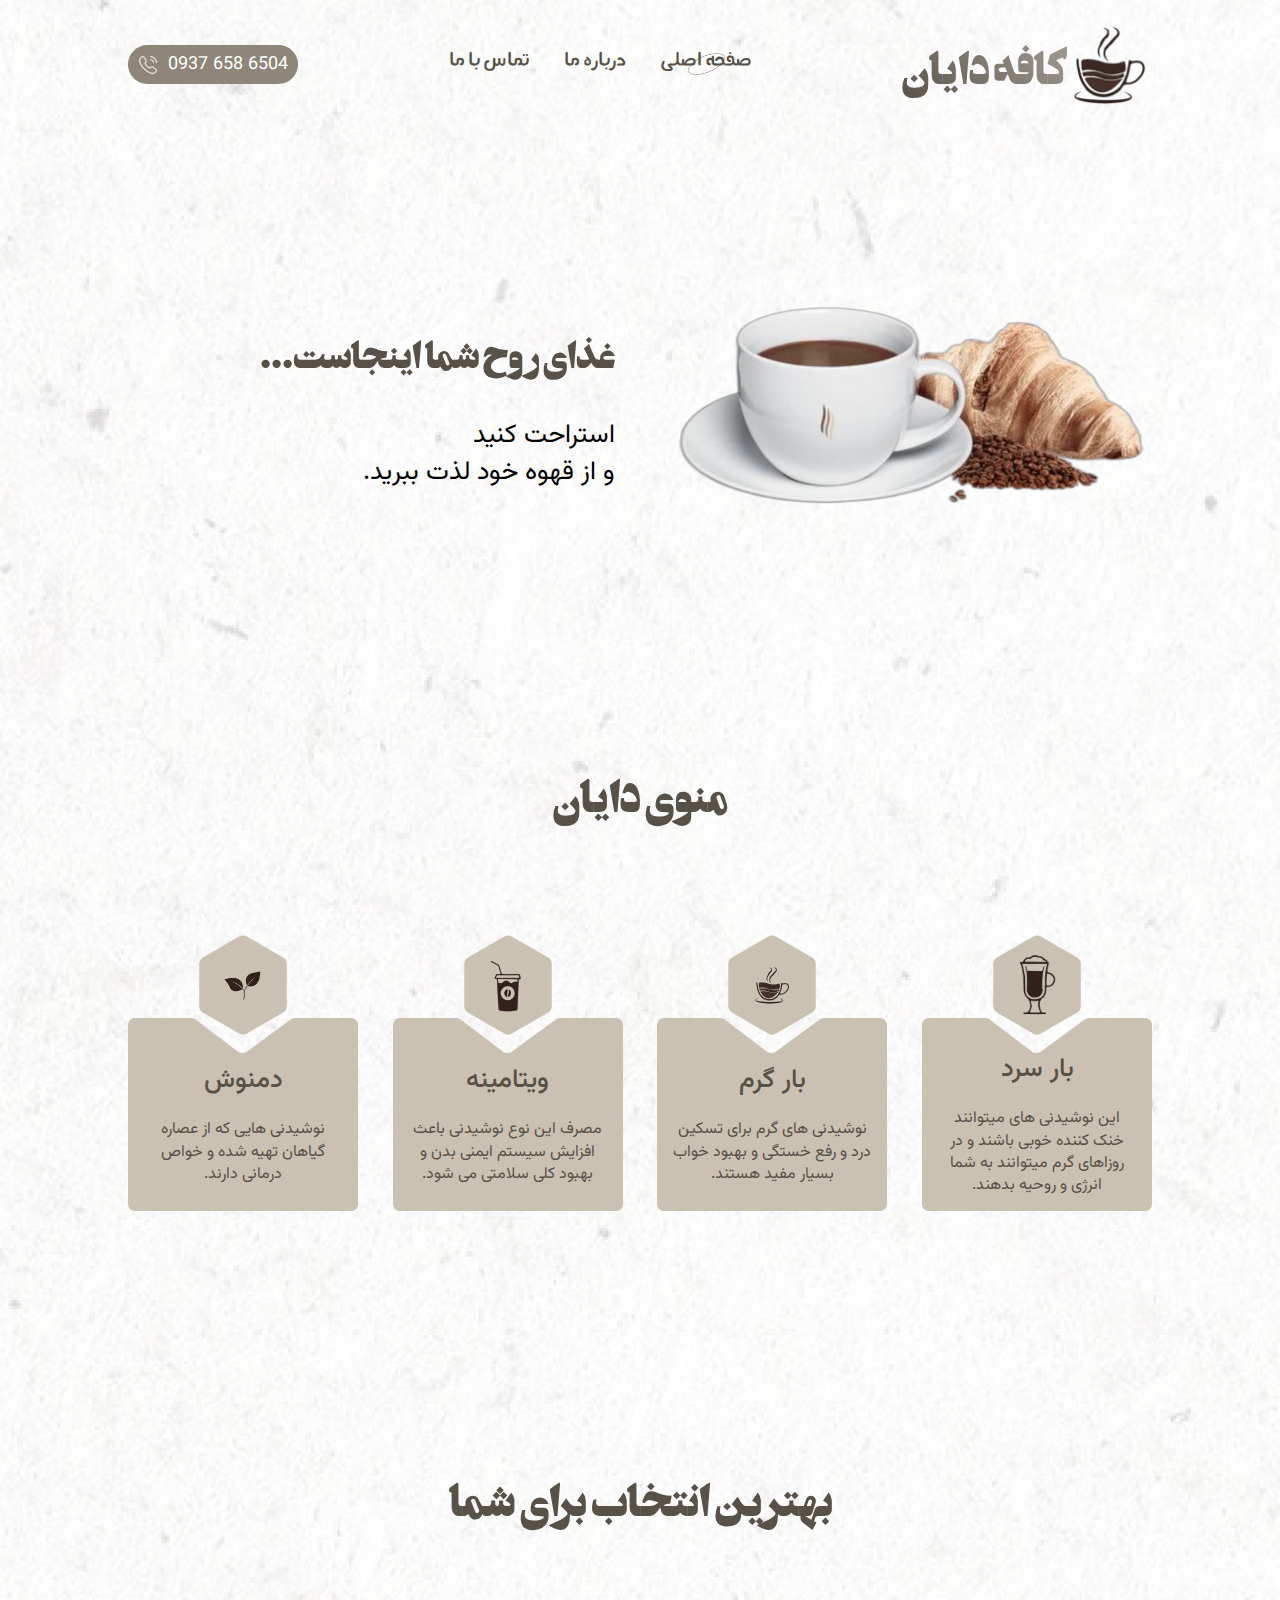
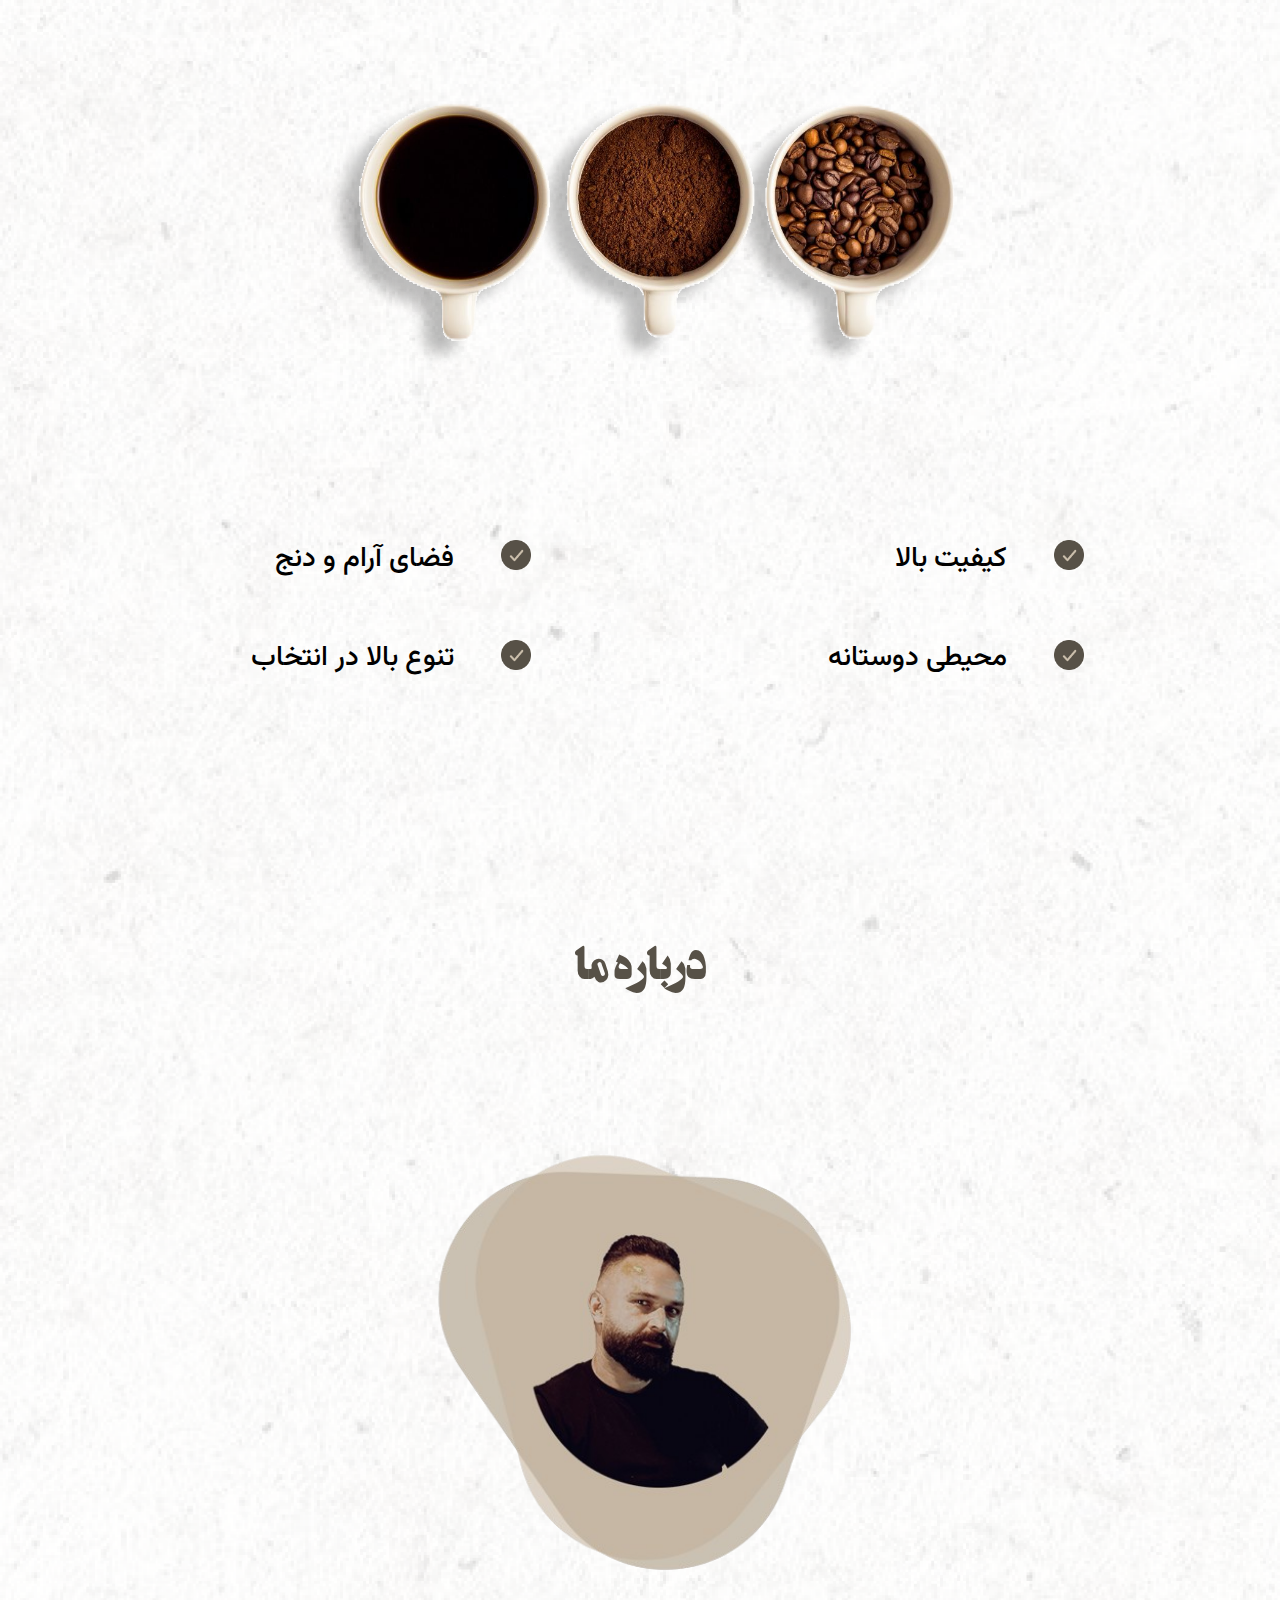
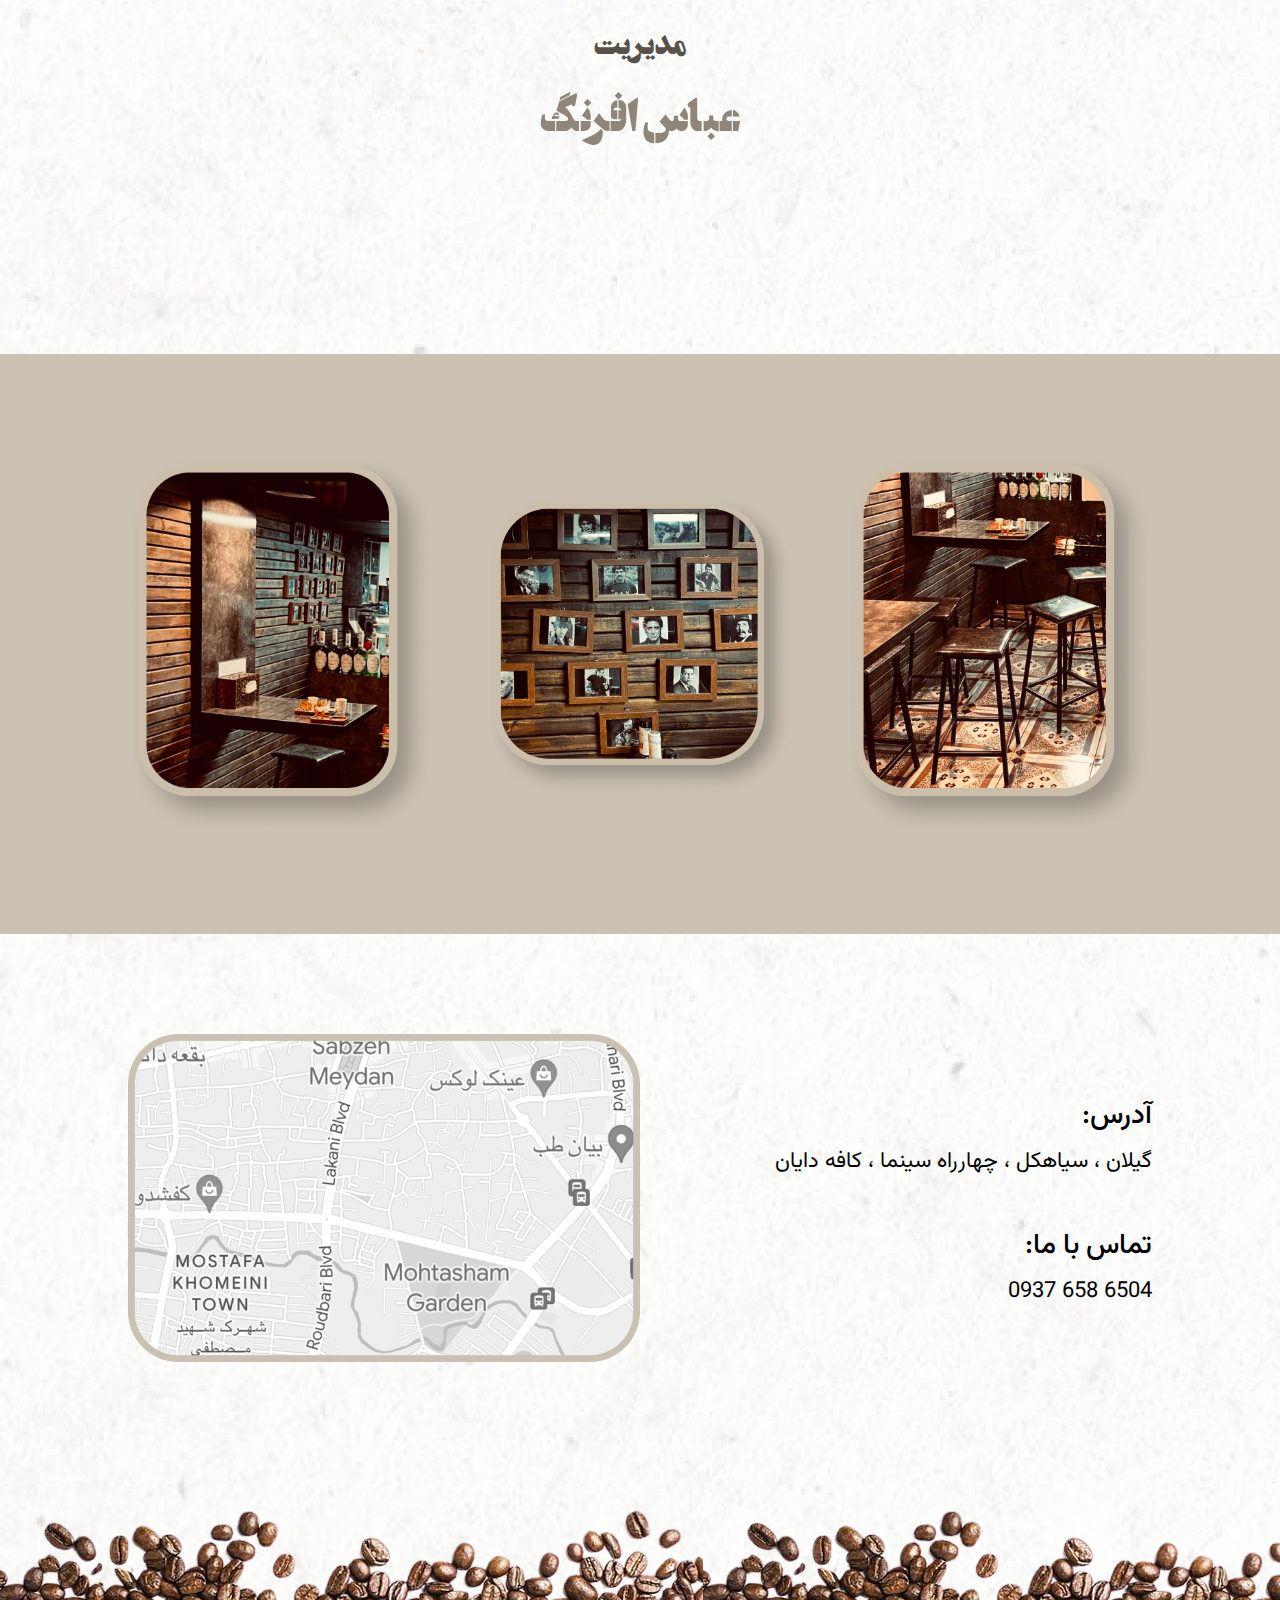
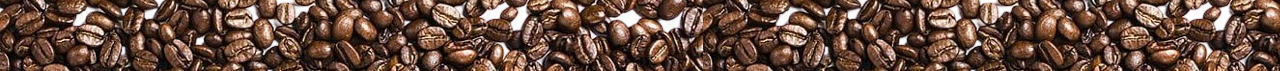
<file: index.html>
<!DOCTYPE html>
<html lang="fa" dir="rtl">
  <head>
    <meta charset="UTF-8" />
    <meta name="viewport" content="width=device-width, initial-scale=1.0" />
    <title>کافه دایان</title>
    <link rel="icon" href="./public/images/logo.png" type="image/png" />
    <link rel="stylesheet" href="styles/reset.css" />
    <link rel="stylesheet" href="styles/fonts.css" />
    <link rel="stylesheet" href="styles/home.css" />
    <link rel="stylesheet" href="styles/responsive.css" />
  </head>
  <body>
    <nav class="nav container">
      <div class="logoPart">
        <img src="public/images/logo.png" alt="logo" class="logo" />
        <h1 class="navTitle">کافه دایان</h1>
      </div>
      <ul class="navMenu">
        <li class="navMenuItem">
          <a href="#" class="navMenuLink navActive">صفحه اصلی</a>
        </li>
        <li class="navMenuItem">
          <a href="#about" class="navMenuLink">درباره ما</a>
        </li>
        <li class="navMenuItem">
          <a href="#contactUs" class="navMenuLink">تماس با ما</a>
        </li>
      </ul>
      <h1 class="mobileTitle">کافه دایان</h1>
      <div class="phoneCall">
        <p class="phoneNumber">6504 658 0937</p>
        <img class="phoneIcon" src="./public/images/icon.png" alt="call" />
      </div>
    </nav>
    <header class="header container">
      <div class="rightPart">
        <img src="./public/images/image.png" alt="image" />
      </div>
      <div class="leftPart">
        <h2 class="headerTitle">غذای روح شما اینجاست...</h2>
        <p class="headerSubTitle">
          استراحت کنید <br />
          و از قهوه خود لذت ببرید.
        </p>
      </div>
    </header>
    <section class="menu container">
      <h2 class="menuTitle">منوی دایان</h2>
      <div class="menuCategories">
        <div class="category">
          <div class="categoryTop">
            <img
              class="catTopImg"
              src="./public/images/cold.png"
              alt="catTopImg"
            />
          </div>
          <div class="categoryBot">
            <h3 class="botCatTitle">بار سرد</h3>
            <p class="botCaption">
              این نوشیدنی های میتوانند خنک کننده خوبی باشند و در روزاهای گرم
              میتوانند به شما انرژی و روحیه بدهند.
            </p>
          </div>
        </div>
        <div class="category">
          <div class="categoryTop">
            <img
              class="catTopImg"
              src="./public/images/cafe.png"
              alt="catTopImg"
            />
          </div>
          <div class="categoryBot">
            <h3 class="botCatTitle">بار گرم</h3>
            <p class="botCaption">
              نوشیدنی های گرم برای تسکین درد و رفع خستگی و بهبود خواب بسیار مفید
              هستند.
            </p>
          </div>
        </div>
        <div class="category">
          <div class="categoryTop">
            <img
              class="catTopImg"
              src="./public/images/vitamin.png"
              alt="catTopImg"
            />
          </div>
          <div class="categoryBot">
            <h3 class="botCatTitle">ویتامینه</h3>
            <p class="botCaption">
              مصرف این نوع نوشیدنی باعث افزایش سیستم ایمنی بدن و بهبود کلی
              سلامتی می شود.
            </p>
          </div>
        </div>
        <div class="category">
          <div class="categoryTop">
            <img
              class="catTopImg"
              src="./public/images/damnoosh.png"
              alt="catTopImg"
            />
          </div>
          <div class="categoryBot">
            <h3 class="botCatTitle">دمنوش</h3>
            <p class="botCaption">
              نوشیدنی هایی که از عصاره گیاهان تهیه شده و خواص درمانی دارند.
            </p>
          </div>
        </div>
      </div>
    </section>
    <section class="choice container">
      <h2 class="choiceTitle">بهترین انتخاب برای شما</h2>
      <div class="choiceImgWrapper">
        <img src="./public/images/3coffee.png" alt="choice" class="choiceImg" />
      </div>
      <div class="choices">
        <div class="choiceWrapper">
          <div class="choiceTikWrapper">
            <img src="./public/images/tik.png" alt="tik" class="choiceTik" />
          </div>
          <p class="choiceText">کیفیت بالا</p>
        </div>
        <div class="choiceWrapper">
          <div class="choiceTikWrapper">
            <img src="./public/images/tik.png" alt="tik" class="choiceTik" />
          </div>
          <p class="choiceText">فضای آرام و دنج</p>
        </div>
        <div class="choiceWrapper">
          <div class="choiceTikWrapper">
            <img src="./public/images/tik.png" alt="tik" class="choiceTik" />
          </div>
          <p class="choiceText">محیطی دوستانه</p>
        </div>
        <div class="choiceWrapper">
          <div class="choiceTikWrapper">
            <img src="./public/images/tik.png" alt="tik" class="choiceTik" />
          </div>
          <p class="choiceText">تنوع بالا در انتخاب</p>
        </div>
      </div>
    </section>
    <section id="about" class="about container">
      <h2 class="aboutTitle">درباره ما</h2>
      <div class="aboutImgWrapper">
        <img src="./public/images/abbas.png" alt="abbas" class="aboutImg" />
      </div>
      <h2 class="aboutBoss">مدیریت</h2>
      <p class="boss">عباس افرنگ</p>
    </section>
    <section class="galleryBg">
      <div class="gallery container">
        <div class="galleryWrapper">
          <img
            src="./public/images/gallery3.png"
            alt="gallery"
            class="galleryImg"
          />
          <img
            src="./public/images/gallery2.png"
            alt="gallery"
            class="galleryImg"
          />
          <img
            src="./public/images/gallery1.png"
            alt="gallery"
            class="galleryImg"
          />
        </div>
      </div>
    </section>
    <section id="contactUs" class="contact container">
      <div class="contactRight">
        <div class="addressWrapper">
          <h3 class="addressTitle">آدرس:</h3>
          <p class="addressText">گیلان ، سیاهکل ، چهارراه سینما ، کافه دایان</p>
        </div>
        <div class="callWrapper">
          <h3 class="callTitle">تماس با ما:</h3>
          <p class="callText">6504 658 0937</p>
        </div>
      </div>
      <div class="contactLeft">
        <img src="./public/images/map.png" alt="map" class="mapImg" />
      </div>
    </section>
    <footer class="footer"></footer>
  </body>
</html>
</file>
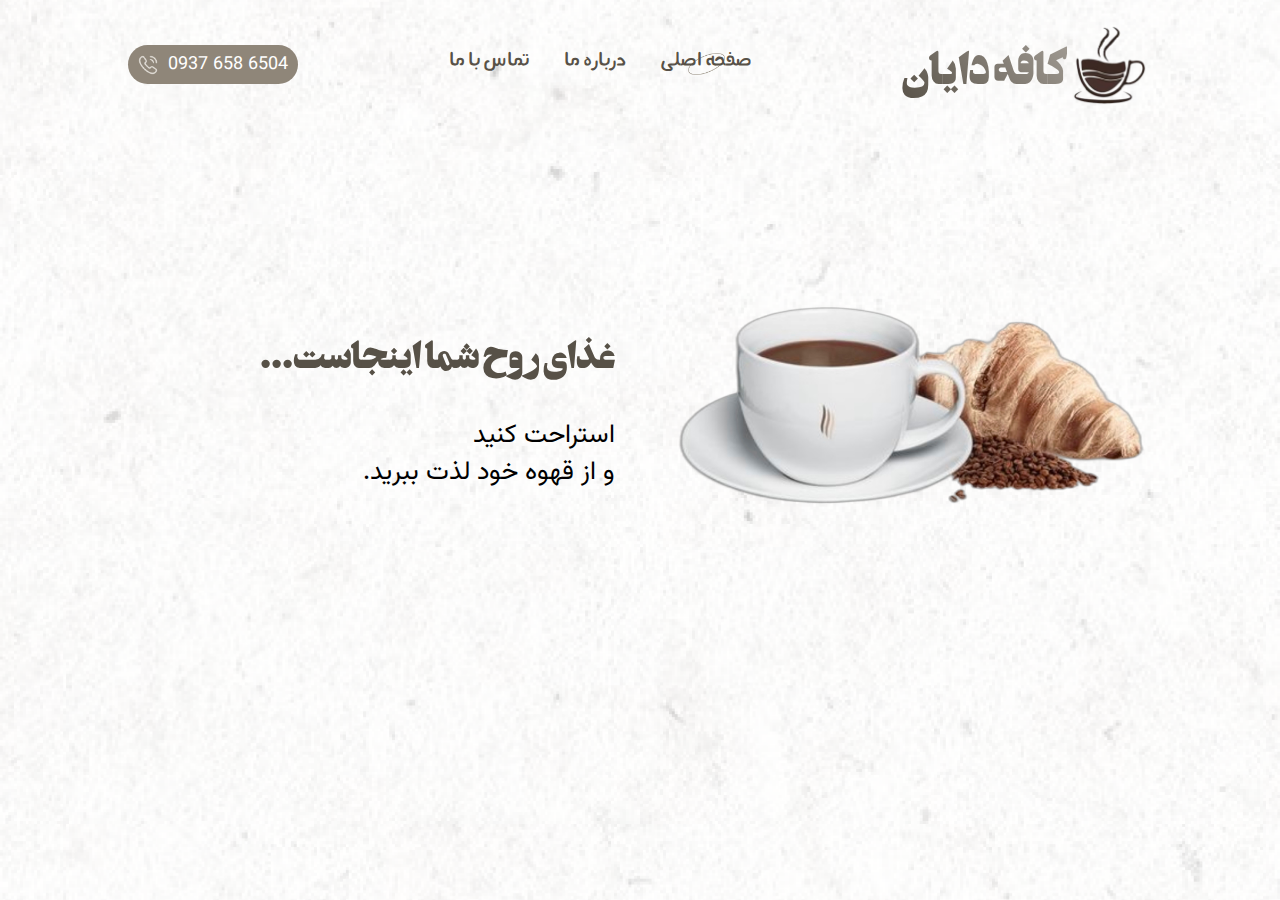
<file: home.html>
<!DOCTYPE html>
<html lang="fa" dir="rtl">
  <head>
    <meta charset="UTF-8" />
    <meta name="viewport" content="width=device-width, initial-scale=1.0" />
    <title>کافه دایان</title>
    <link rel="icon" href="./public/images/logo.png" type="image/png" />
    <link rel="stylesheet" href="styles/reset.css" />
    <link rel="stylesheet" href="styles/fonts.css" />
    <link rel="stylesheet" href="styles/home.css" />
    <link rel="stylesheet" href="styles/responsive.css" />
  </head>
  <body>
    <nav class="nav container">
      <div class="logoPart">
        <img src="public/images/logo.png" alt="logo" class="logo" />
        <h1 class="navTitle">کافه دایان</h1>
      </div>
      <ul class="navMenu">
        <li class="navMenuItem">
          <a href="#" class="navMenuLink navActive">صفحه اصلی</a>
        </li>
        <li class="navMenuItem">
          <a href="#" class="navMenuLink">درباره ما</a>
        </li>
        <li class="navMenuItem">
          <a href="#" class="navMenuLink">تماس با ما</a>
        </li>
      </ul>
      <h1 class="mobileTitle">کافه دایان</h1>
      <div class="phoneCall">
        <p class="phoneNumber">6504 658 0937</p>
        <img class="phoneIcon" src="./public/images/icon.png" alt="call" />
      </div>
    </nav>
    <header class="header container">
      <div class="rightPart">
        <img src="./public/images/image.png" alt="image" />
      </div>
      <div class="leftPart">
        <h2 class="headerTitle">غذای روح شما اینجاست...</h2>
        <p class="headerSubTitle">
          استراحت کنید <br />
          و از قهوه خود لذت ببرید.
        </p>
      </div>
    </header>
    <section class="menu">

    </section>
  </body>
</html>
</file>
<file: styles/fonts.css>
@font-face {
    font-family: "ordibehesht";
    src: url(./../public/fonts/A\ Ordibehesht\ shablon.TTF) format("truetype");
}
@font-face {
    font-family: "ordibehesht2";
    src: url(./../public/fonts/Ordibehesht.otf) format("truetype");
}
@font-face {
    font-family: "vazirReg";
    src: url(./../public/fonts/Vazirmatn-Regular.woff2) format("truetype");
}
@font-face {
    font-family: "negarReg";
    src: url(./../public/fonts/Negaar\ Regular.ttf) format("truetype");
}
@font-face {
    font-family: "negarBold";
    src: url(./../public/fonts/Negaar\ Bold.ttf) format("truetype");
}
@font-face {
    font-family: "vazirMed";
    src: url(./../public/fonts/Vazirmatn-Medium.woff2) format("truetype");
}
</file>
<file: styles/home.css>
:root {
  --color1: #cbc1b2;
  --color2: #8f8679;
  --color3: #575147;
  --color4: #fff;
  --color5: #000;
}
html {
  box-sizing: border-box;
  font-size: 62.5%;
  scroll-behavior: smooth;
}
body {
  font-family: "vazirReg";
  background-image: url(./../public/images/bg.png);
  background-repeat: no-repeat;
  background-position: center;
  background-size: cover;
  overflow-x: hidden;
  font-size: 1.6rem;
  line-height: 1.4;
}
.container {
  margin-left: auto;
  margin-right: auto;
  padding-left: 5px;
  padding-right: 5px;
}
.nav {
  max-width: 80%;
  margin-left: auto;
  margin-right: auto;
  display: flex;
  align-items: center;
  justify-content: space-between;
  margin-top: 2rem;
}
.logoPart {
  display: flex;
  justify-content: center;
  align-items: center;
}
.logo {
  width: 8.5rem;
  height: 8.9rem;
}

.navTitle {
  font-family: "ordibehesht2";
  font-weight: bold;
  font-size: 8rem;
  background: rgb(87, 81, 71);
  background: linear-gradient(
    45deg,
    rgba(87, 81, 71, 1) 0%,
    rgba(166, 160, 152, 1) 100%
  );
  -webkit-background-clip: text;
  -webkit-text-fill-color: transparent;
}
.navMenu {
  display: flex;
  justify-content: space-between;
  align-items: center;
  gap: 35px;
}
.navMenuLink {
  text-decoration: none;
  color: var(--color3);
  font-family: "negarReg";
  font-size: 2.2rem;
}
.navActive {
  background-image: url(./../public/images/Ellipse\ 2.png);
  background-repeat: no-repeat;
  background-position: center;
  background-size: contain;
}
.phoneCall {
  display: flex;
  justify-content: space-between;
  align-items: center;
  gap: 1rem;
  background-color: var(--color2);
  border-radius: 3rem;
  -webkit-border-radius: 3rem;
  -moz-border-radius: 3rem;
  -ms-border-radius: 3rem;
  -o-border-radius: 3rem;
  padding: 0.5rem 1rem;
  color: var(--color4);
}
.phoneNumber {
  font-size: 18px;
  margin-top: 3px;
}
.phoneIcon {
  width: 20px;
}
.mobileTitle {
  font-family: "ordibehesht2";
  font-weight: bold;
  font-size: 4rem;

  background: rgb(87, 81, 71);
  background: linear-gradient(
    45deg,
    rgba(87, 81, 71, 1) 0%,
    rgba(166, 160, 152, 1) 100%
  );
  -webkit-background-clip: text;
  -webkit-text-fill-color: transparent;
  display: none;
}

/* Header styles */

.header {
  display: flex;
  justify-content: center;
  align-items: center;
  max-width: 80%;
  margin-left: auto;
  margin-right: auto;
  padding: 150px 0 0 0;
  gap: 50px;
}
.rightPart {
  max-width: 100%;
  display: flex;
  justify-content: center;
  align-items: center;
}
.rightPart img {
  width: 100%;
}
.leftPart {
  width: 50%;
  display: flex;
  flex-direction: column;
  gap: 30px;
}
.headerTitle {
  color: var(--color3);
  font-family: "ordibehesht2";
  font-size: 60px;
}
.headerSubTitle {
  font-family: "vazirReg";
  font-size: 26px;
}

/* Menu Styles */

.menu {
  margin: 200px 0;
}
.menuTitle {
  color: var(--color3);
  font-family: "ordibehesht2";
  font-size: 60px;
  display: flex;
  justify-content: center;
  align-items: center;
  margin-bottom: 100px;
}
.menuCategories {
  display: flex;
  align-items: center;
  flex-wrap: wrap;
  justify-content: space-between;
}
.category {
  justify-self: center;
  margin-bottom: 25px;
}
.categoryTop {
  background-image: url(./../public/images/Polygon\ 1.png);
  background-repeat: no-repeat;
  background-position: center;
  background-size: contain;
  display: flex;
  justify-content: center;
  align-items: center;
  height: 100px;
  margin-bottom: -35px;
}
.catTopImg {
  width: 40px;
}
.categoryBot {
  background-image: url(./../public/images/Vector\ 5.png);
  background-repeat: no-repeat;
  background-position: center;
  background-size: contain;
  display: flex;
  justify-content: center;
  gap: 20px;
  flex-direction: column;
  align-items: center;
  height: 200px;
  padding: 15px;
}
.botCatTitle {
  color: var(--color3);
  width: 60%;
  display: flex;
  justify-content: center;
  align-items: center;
  font-family: "vazirMed";
  font-size: 26px;
  margin-top: 20px;
}
.botCaption {
  color: var(--color3);
  max-width: 200px;
  display: flex;
  justify-content: center;
  align-items: center;
  font-family: "vazirReg";
  text-align: center;
  font-size: 16px;
}

/* Choice Styles */
.choice {
  margin: 150px 0;
}
.choiceTitle {
  color: var(--color3);
  font-family: "ordibehesht2";
  font-size: 60px;
  display: flex;
  justify-content: center;
  align-items: center;
  margin-bottom: 100px;
}
.choiceImgWrapper {
  width: 70%;
  margin-right: auto;
  margin-left: auto;
  display: flex;
  justify-content: center;
  align-items: center;
  margin-bottom: 100px;
}
.choiceImg {
  width: 90%;
}
.choices {
  display: flex;
  justify-content: space-between;
  align-items: center;
  flex-wrap: wrap;
  width: 90%;
  margin: 0 auto;
  gap: 20px;
}
.choiceWrapper {
  display: flex;
  justify-content: space-evenly;
  align-items: center;
  width: 40%;
  gap: 30px;
  margin-bottom: 40px;
}

.choiceTikWrapper {
  width: 30px;
}
.choiceTik {
  width: 100%;
}
.choiceText {
  font-family: "vazirMed";
  font-size: 28px;
  width: 70%;
  display: flex;
  justify-content: flex-start;
  align-items: center;
}

/* About Styles */

.about {
  margin: 200px 0 100px 0;
  overflow-x: hidden;
  display: flex;
  flex-direction: column;
  align-items: center;
}
.aboutTitle {
  color: var(--color3);
  font-family: "ordibehesht2";
  font-size: 60px;
  display: flex;
  justify-content: center;
  align-items: center;
  margin-bottom: 100px;
}
.aboutImgWrapper {
  display: flex;
  justify-content: center;
  align-items: center;
  margin-left: auto;
  margin-right: auto;
  width: 50%;
}
.aboutImg {
  width: 100%;
}

.aboutBoss {
  color: var(--color3);
  font-family: "ordibehesht2";

  font-size: 40px;
  display: flex;
  justify-content: center;
  align-items: center;
}
.boss {
  color: var(--color2);
  font-family: "ordibehesht";

  font-size: 60px;
  display: flex;
  justify-content: center;
  align-items: center;
  margin-bottom: 100px;
}

/* Gallery Styles */

.galleryBg {
  background-color: var(--color1);
  padding: 100px 0;
}
.gallery {
  display: flex;
  justify-content: center;
  align-items: center;
}
.galleryWrapper {
  display: flex;
  justify-content: space-between;
  align-items: center;
  width: 100%;
  margin-left: auto;
  margin-right: auto;
}
.galleryImg {
  width: 30%;
}
/* Contact us Styles */

.contact {
  display: flex;
  justify-content: space-between;
  align-items: center;
  padding: 100px 0 0 0;
}

.addressTitle,
.callTitle {
  font-family: "vazirMed";
  font-size: 28px;
}
.addressWrapper {
  margin-bottom: 50px;
}
.addressText,
.callText {
  font-size: 22px;
  margin-top: 10px;
}

.contactLeft {
  width: 50%;
}
.mapImg {
  width: 100%;
}
.footer {
  background-image: url(./../public/images/footer1.png);
  width: 100vw;
  height: 300px;
}
.nav,
.header,
.menu,
.choice,
.about,
.gallery,
.contact {
  max-width: 80%;
  margin-left: auto;
  margin-right: auto;
}
</file>
<file: styles/responsive.css>
.container {
  margin-left: auto;
  margin-right: auto;
  padding-left: 5px;
  padding-right: 5px;
}
@media all and (min-width: 1400px) {
  .container {
    width: 1140px;
  }
}
@media all and (max-width: 1399px) {
  .container {
    width: 1120px;
  }
  .navTitle {
    font-size: 60px;
  }
  .headerTitle {
    font-size: 50px;
  }
  .rightPart {
    width: 50%;
  }
}
@media all and (max-width: 1141px) {
  .container {
    width: 950px;
  }
  .nav {
    padding: 10px 0;
  }
  .logo {
    width: 75px;
    height: 75px;
  }
  .navTitle {
    font-size: 55px;
  }
  .navMenuLink {
    font-size: 20px;
  }
  .phoneNumber {
    font-size: 16px;
  }
  .phoneIcon {
    width: 20px;
  }
  .addressTitle,
  .callTitle {
    font-size: 24px;
  }
  .addressText,
  .callText {
    font-size: 18px;
  }
}
@media all and (max-width: 961px) {
  .container {
    width: 710px;
  }

  .logo {
    width: 55px;
    height: 55px;
  }

  .navTitle {
    font-size: 40px;
  }
  .navMenuLink {
    font-size: 16px;
  }
  .navMenu {
    gap: 10px;
  }
  .phoneNumber {
    font-size: 14px;
  }
  .phoneIcon {
    width: 15px;
  }
  .phoneCall {
    gap: 5px;
  }
  .rightPart {
    width: 50%;
  }
  .header {
    gap: 20px;
  }
  .headerTitle {
    font-size: 40px;
  }
  .headerSubTitle {
    font-size: 20px;
  }
  .choiceText {
    font-size: 22px;
  }
}
@media all and (max-width: 721px) {
  .container {
    width: 530px;
  }
  .phoneCall {
    padding: 10px;
    align-self: center;
    margin-top: 10px;
  }
  .phoneNumber {
    display: none;
  }
  .navTitle {
    font-size: 30px;
  }
  .logo {
    width: 65px;
    height: 69px;
  }
  .header {
    flex-direction: column;
  }
  .rightPart {
    width: 70%;
  }
  .leftPart {
    width: 70%;
    align-items: center;
    text-align: center;
  }
  .headerTitle {
    font-size: 40px;
  }
  .headerSubTitle {
    font-size: 20px;
  }
  .choiceTitle {
    font-size: 40px;
    margin-bottom: 50px;
  }
  .choices {
    flex-direction: column;
    align-items: center;
    justify-content: center;
    gap: 10px;
  }
  .choiceWrapper {
    justify-content: space-between;
    width: 80%;
  }

  .choiceImgWrapper {
    width: 60%;
  }
  .choiceText {
    font-size: 18px;
    width: 70%;
  }
  .galleryWrapper {
    flex-wrap: wrap;
    justify-content: center;
  }
  .galleryImg {
    width: 70%;
  }
  .contact {
    flex-direction: column;
    align-items: center;
    text-align: center;
  }
  .callWrapper {
    margin-bottom: 50px;
  }
  .aboutImgWrapper {
    width: 90%;
  }
}
@media all and (max-width: 541px) {
  .container {
    width: 450px;
  }
  .navMenu,
  .navTitle {
    display: none;
  }
  .logo {
    width: 40px;
    height: 36px;
  }
  .mobileTitle {
    display: inline-block;
  }
  .menuCategories {
    justify-content: center;
  }
  .choiceImgWrapper {
    width: 90%;
  }

  .choiceTitle,
  .aboutTitle,
  .aboutBoss {
    font-size: 40px;
  }
  .boss {
    font-size: 40px;
  }
  .choiceWrapper {
    width: 50%;
    gap: 10px;
  }
  .choiceText {
    font-size: 18px;
    width: 70%;
  }
  .galleryImg {
    width: 100%;
  }
}
@media all and (max-width: 451px) {
  .container {
    width: 100%;
  }
  .mobileTitle {
    font-size: 30px;
  }
  .rightPart {
    width: 100%;
  }
  .rightPart img {
    width: 100%;
  }
  .contactRight {
    width: 70%;
  }
  .contactLeft {
    width: 100%;
  }
  .addressTitle,
  .callTitle {
    font-size: 20px;
  }
  .addressText,
  .callText {
    font-size: 16px;
  }
  .choiceWrapper {
    width: 80%;
    justify-content: space-between;
  }
}
</file>
